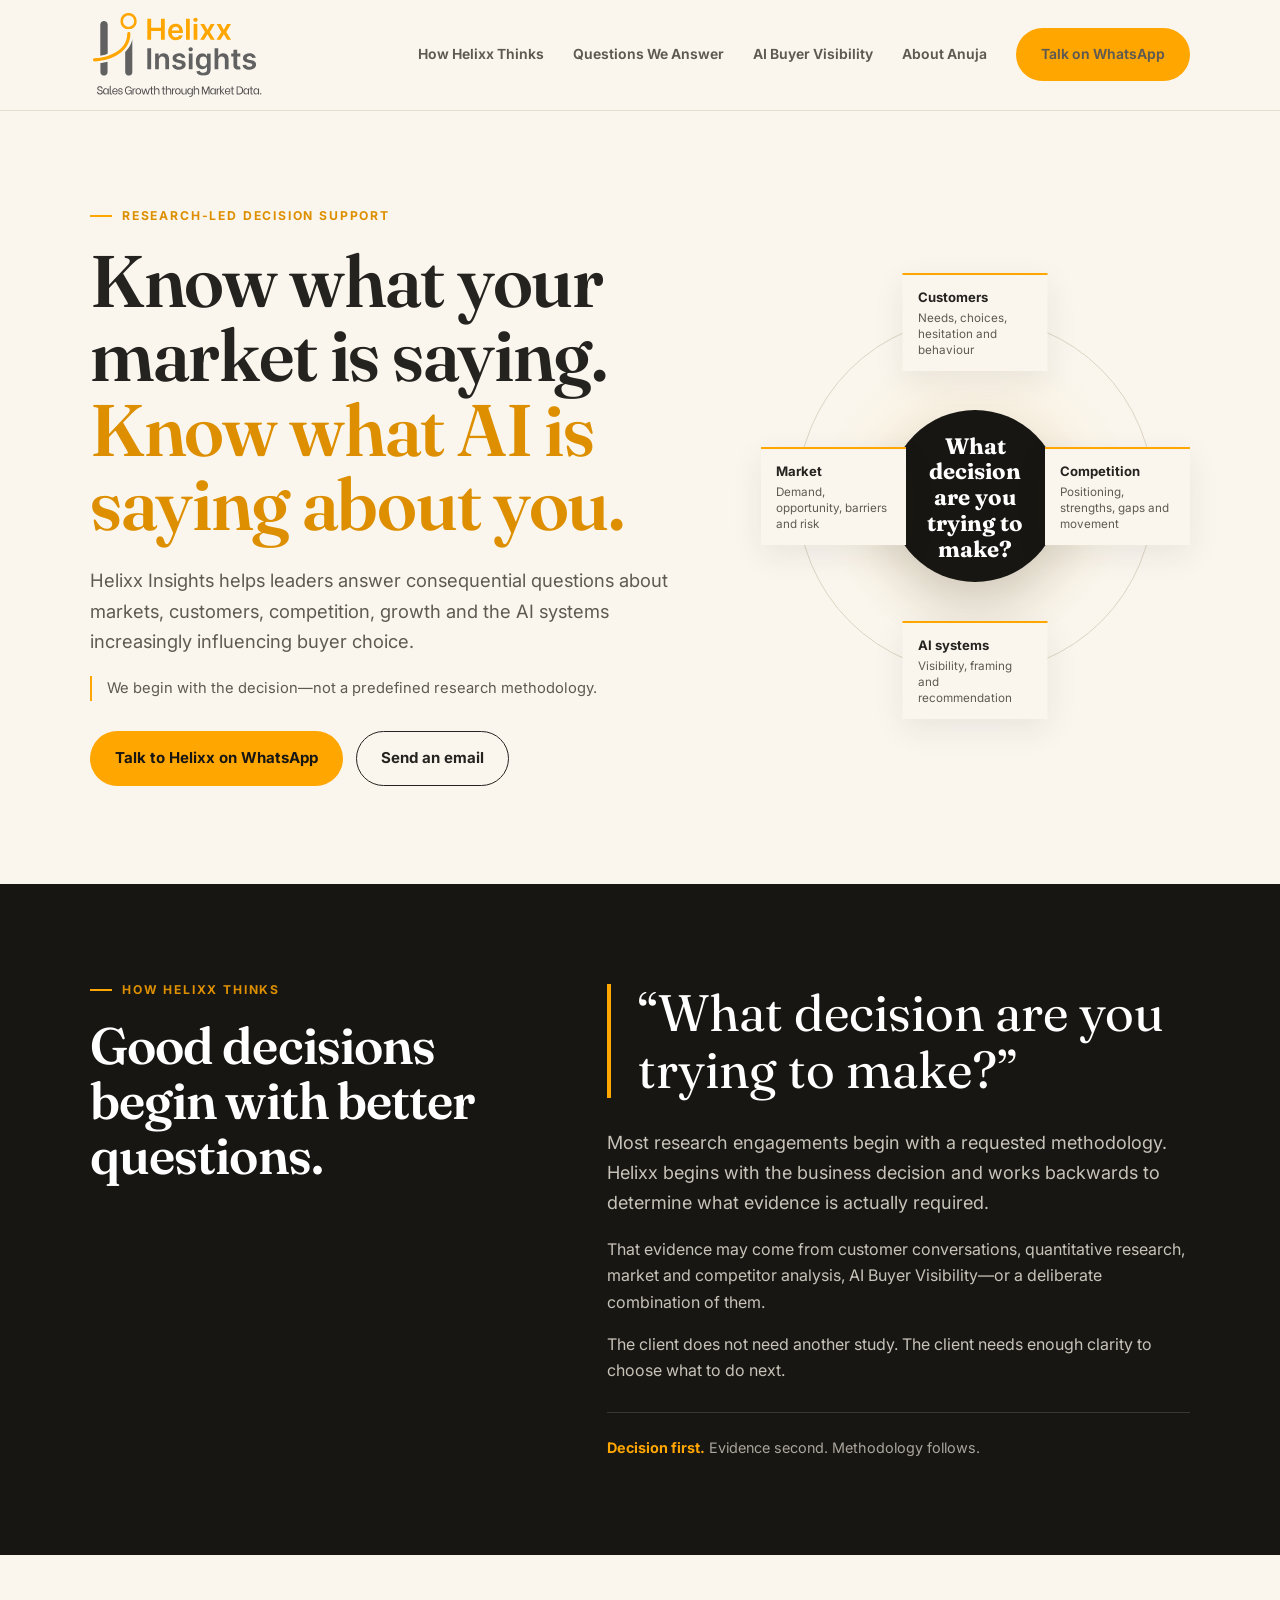
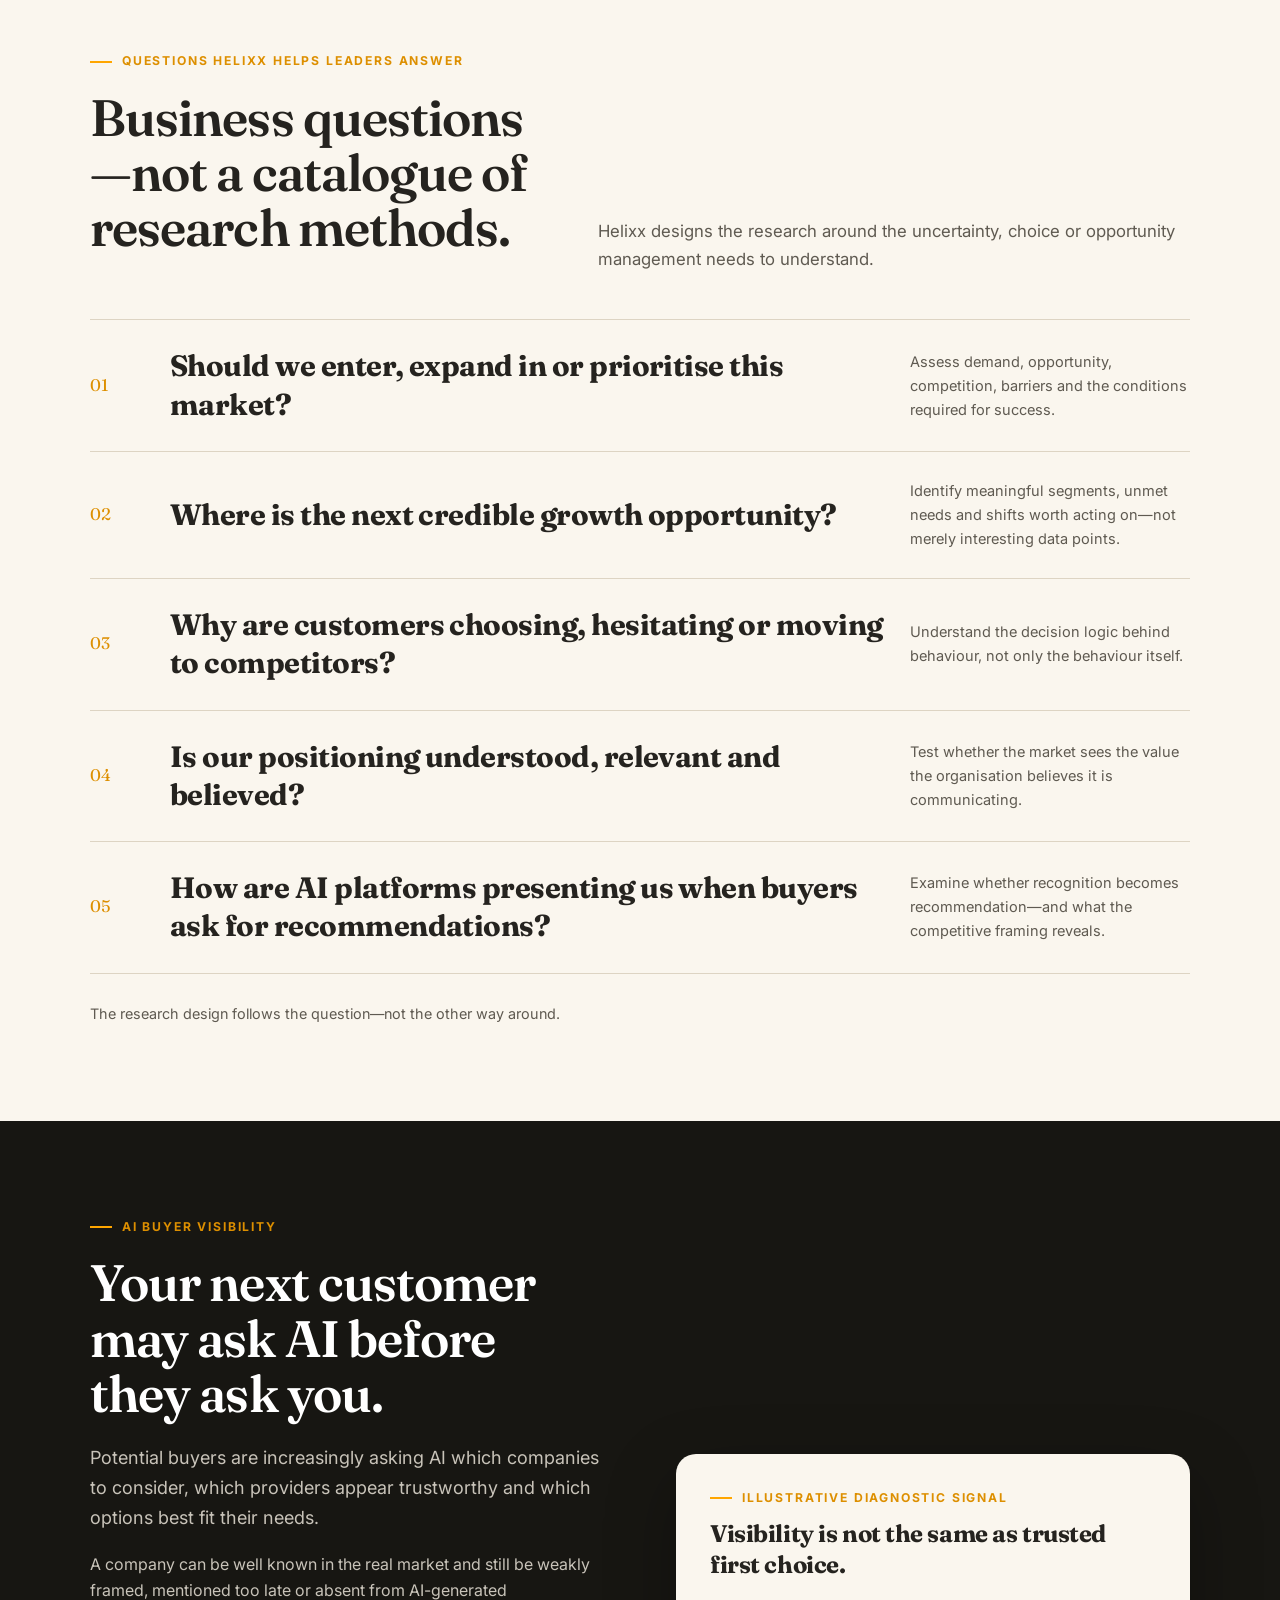
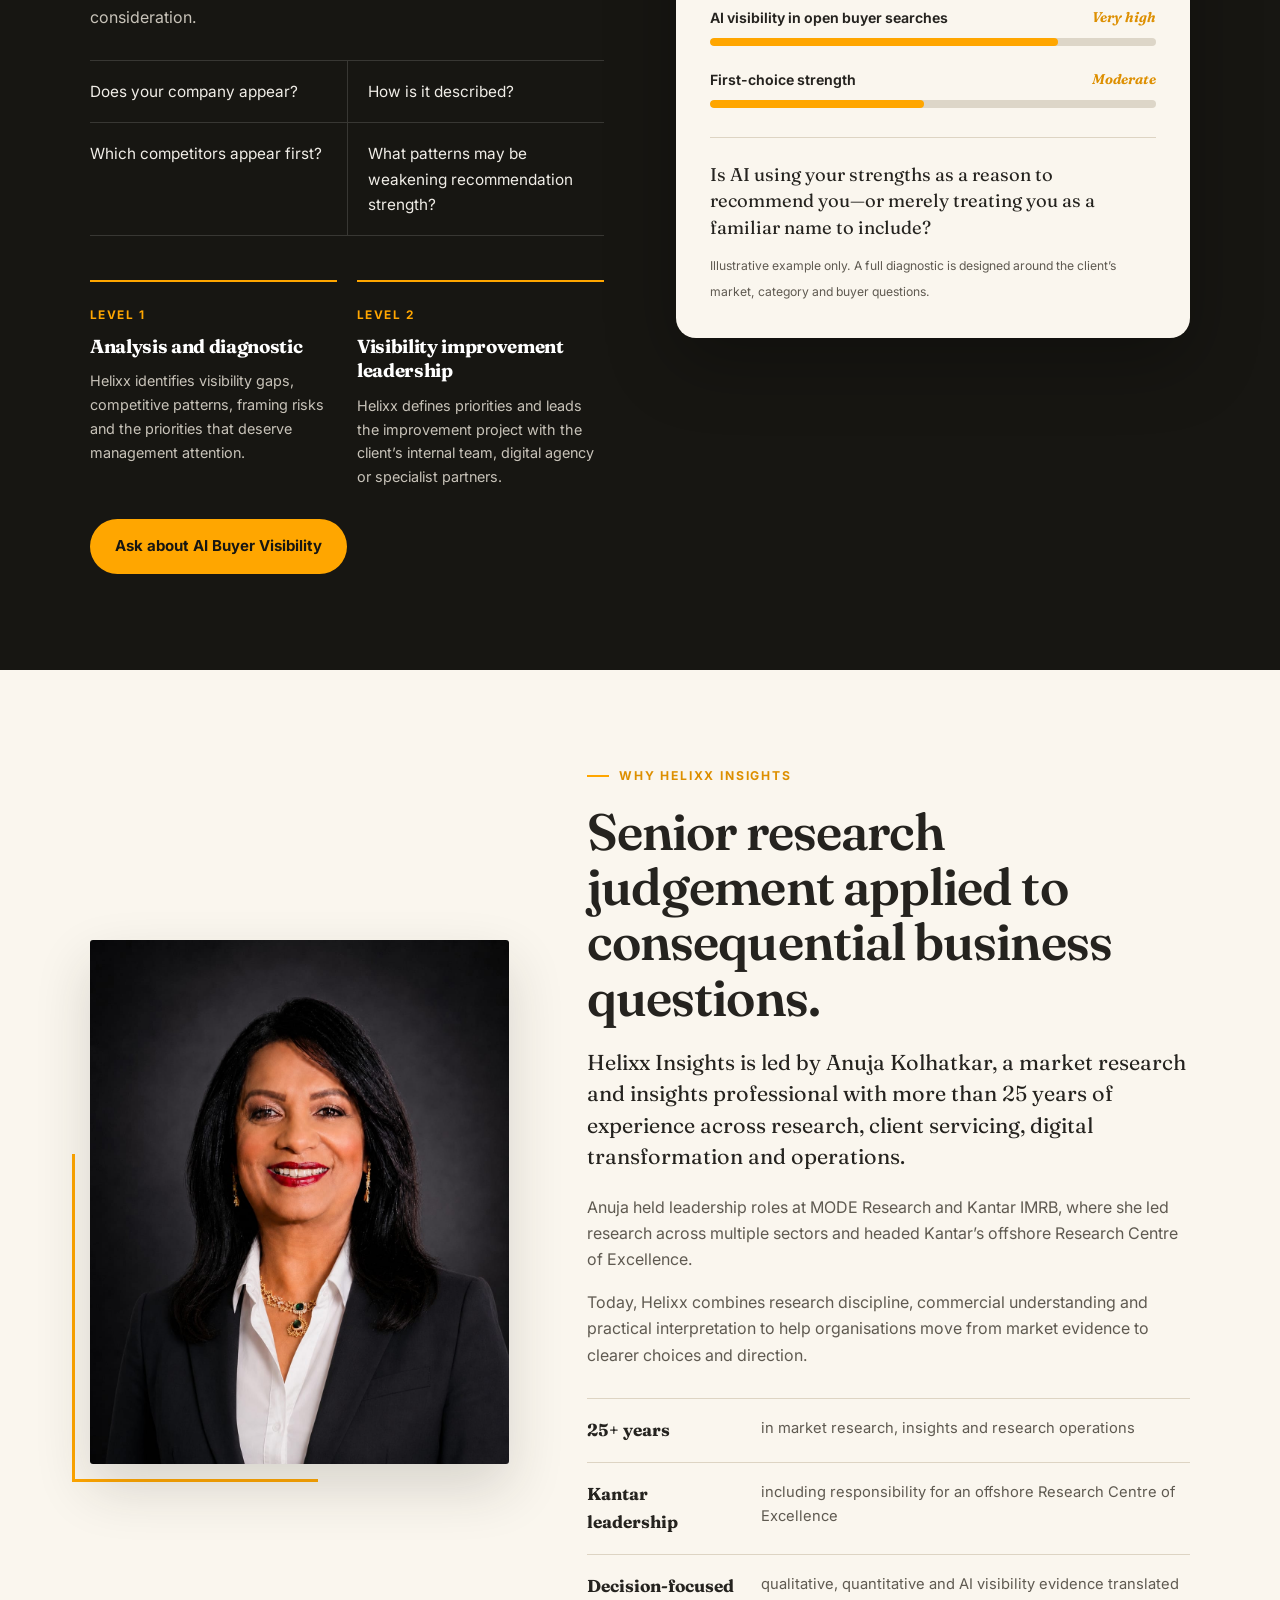
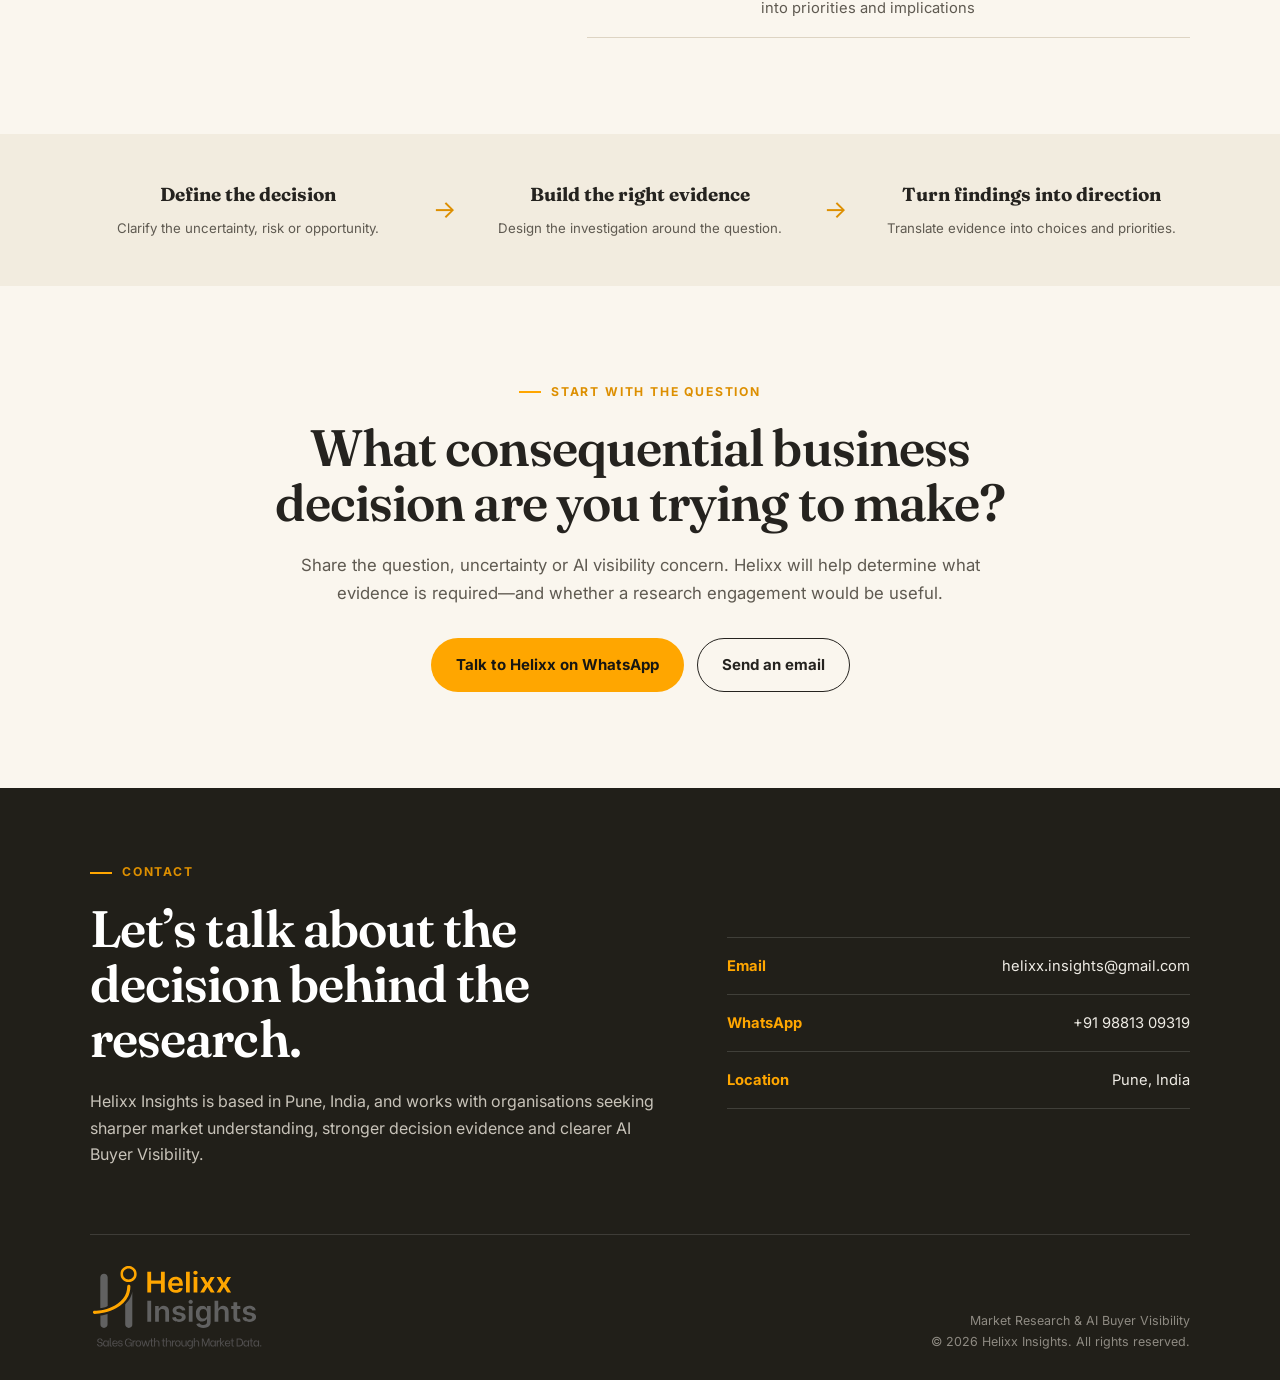
<file: index.html>
<!DOCTYPE html>

<html lang="en">
<head>
<meta charset="utf-8"/>
<meta content="width=device-width, initial-scale=1, viewport-fit=cover" name="viewport"/>
<title>Helixx Insights — Market Research &amp; AI Buyer Visibility</title>
<meta content="Helixx Insights helps leaders answer consequential business questions through market research, competitive intelligence and AI Buyer Visibility." name="description"/>
<meta content="#171612" name="theme-color"/>
<link href="[data-uri]" rel="icon" type="image/svg+xml"/>
<link href="https://fonts.googleapis.com" rel="preconnect"/>
<link crossorigin="" href="https://fonts.gstatic.com" rel="preconnect"/>
<link href="https://fonts.googleapis.com/css2?family=Fraunces:opsz,wght@9..144,500;9..144,600;9..144,700&amp;family=Inter:wght@400;500;600;700&amp;display=swap" rel="stylesheet"/>
<style>
    :root{
      --cream:#faf6ee;
      --cream-2:#f2ecdf;
      --ink:#25231f;
      --ink-soft:#5f5a51;
      --dark:#171612;
      --dark-2:#211f19;
      --orange:#ffa600;
      --orange-deep:#dd8f00;
      --line:#ddd4c3;
      --white:#fff;
      --max:1160px;
      --serif:'Fraunces',Georgia,serif;
      --sans:'Inter',Arial,sans-serif;
    }
    *{box-sizing:border-box}
    html{scroll-behavior:smooth}
    body{margin:0;background:var(--cream);color:var(--ink);font-family:var(--sans);line-height:1.65;-webkit-font-smoothing:antialiased}
    img{display:block;max-width:100%}
    a{color:inherit;text-decoration:none}
    button{font:inherit}
    .wrap{max-width:var(--max);margin:0 auto;padding:0 30px}
    .section{padding:96px 0}
    .eyebrow{display:flex;align-items:center;gap:10px;color:var(--orange-deep);font-size:.76rem;font-weight:700;letter-spacing:.15em;text-transform:uppercase;margin-bottom:18px}
    .eyebrow:before{content:'';width:22px;height:2px;background:var(--orange)}
    h1,h2,h3,p{margin-top:0}
    h1,h2,h3{font-family:var(--serif);letter-spacing:-.018em}
    h1{font-size:clamp(2.65rem,5.7vw,5.25rem);line-height:1.02;margin-bottom:24px;font-weight:600}
    h2{font-size:clamp(2rem,4vw,3.55rem);line-height:1.08;margin-bottom:22px;font-weight:600}
    h3{font-size:1.35rem;line-height:1.3;margin-bottom:10px}
    p{color:var(--ink-soft);margin-bottom:1em}
    .lead{font-size:1.13rem;max-width:690px}
    .btn{display:inline-flex;align-items:center;justify-content:center;gap:9px;padding:14px 24px;border-radius:999px;font-size:.94rem;font-weight:700;border:1.5px solid transparent;transition:.18s ease}
    .btn:hover{transform:translateY(-2px)}
    .btn-primary{background:var(--orange);color:var(--dark)}
    .btn-primary:hover{background:var(--orange-deep);box-shadow:0 12px 28px rgba(255,166,0,.28)}
    .btn-outline{border-color:var(--ink);color:var(--ink)}
    .btn-outline:hover{background:var(--ink);color:var(--white)}
    .btn-light{border-color:rgba(255,255,255,.45);color:var(--white)}
    .btn-light:hover{background:var(--white);color:var(--dark)}
    .cta-row{display:flex;gap:13px;flex-wrap:wrap;margin-top:30px}

    /* Header */
    .site-header{position:sticky;top:0;z-index:100;background:rgba(250,246,238,.93);backdrop-filter:blur(12px);border-bottom:1px solid rgba(221,212,195,.7)}
    .nav{min-height:84px;display:flex;align-items:center;justify-content:space-between;gap:28px}
    .brand{display:flex;flex-direction:column;align-items:flex-start;line-height:1}
    .brand img{width:148px;height:auto}
    .brand-tagline{font-size:.64rem;letter-spacing:.07em;color:var(--ink-soft);margin-top:5px;font-weight:600;white-space:nowrap}
    .nav-links{display:flex;align-items:center;gap:29px}
    .nav-links a{font-size:.87rem;font-weight:650;color:var(--ink-soft)}
    .nav-links a:hover{color:var(--orange-deep)}
    .menu-btn{display:none;border:0;background:transparent;padding:8px;cursor:pointer}
    .menu-btn span{display:block;width:24px;height:2px;background:var(--ink);margin:5px 0}

    /* Hero */
    .hero{padding:95px 0 98px}
    .hero-grid{display:grid;grid-template-columns:1.16fr .84fr;gap:78px;align-items:center}
    .hero h1 em{font-style:normal;color:var(--orange-deep)}
    .hero-copy .lead{font-size:1.15rem}
    .hero-note{font-size:.92rem;margin-top:20px;padding-left:15px;border-left:2px solid var(--orange);max-width:620px}
    .decision-map{position:relative;min-height:470px;display:grid;place-items:center}
    .decision-map:before{content:'';position:absolute;width:355px;height:355px;border-radius:50%;border:1px solid var(--line);background:radial-gradient(circle at center,rgba(255,166,0,.11),rgba(255,166,0,0) 64%)}
    .decision-core{position:relative;z-index:3;width:172px;height:172px;border-radius:50%;background:var(--dark);color:var(--white);display:grid;place-items:center;text-align:center;padding:24px;box-shadow:0 22px 50px rgba(23,22,18,.18)}
    .decision-core strong{font-family:var(--serif);font-size:1.4rem;line-height:1.15}
    .decision-node{position:absolute;z-index:4;background:var(--cream);border-top:2px solid var(--orange);padding:12px 15px;width:145px;box-shadow:0 10px 30px rgba(37,35,31,.08)}
    .decision-node strong{font-size:.82rem;display:block;margin-bottom:3px}
    .decision-node span{font-size:.73rem;color:var(--ink-soft);line-height:1.35;display:block}
    .node-1{top:12px;left:50%;transform:translateX(-50%)}
    .node-2{right:0;top:50%;transform:translateY(-50%)}
    .node-3{bottom:12px;left:50%;transform:translateX(-50%)}
    .node-4{left:0;top:50%;transform:translateY(-50%)}

    /* How Helixx thinks */
    .thinking{background:var(--dark);color:var(--white)}
    .thinking-grid{display:grid;grid-template-columns:.85fr 1.15fr;gap:86px;align-items:start}
    .thinking h2,.thinking h3{color:var(--white)}
    .thinking p{color:#c8c3b9}
    .thinking-question{font-family:var(--serif);font-size:clamp(2rem,4vw,3.45rem);line-height:1.12;color:var(--white);padding-left:27px;border-left:4px solid var(--orange);margin:4px 0 30px}
    .evidence-line{margin-top:28px;padding-top:23px;border-top:1px solid rgba(255,255,255,.14);font-size:.9rem;color:#aaa59c}
    .evidence-line strong{color:var(--orange);font-weight:700}

    /* Questions */
    .questions-head{display:grid;grid-template-columns:.85fr 1.15fr;gap:70px;align-items:end;margin-bottom:42px}
    .questions-head p{font-size:1.05rem;margin-bottom:4px}
    .question-list{border-top:1px solid var(--line)}
    .question-row{display:grid;grid-template-columns:56px 1fr 280px;gap:24px;align-items:center;padding:27px 0;border-bottom:1px solid var(--line)}
    .question-num{font-family:var(--serif);font-size:1.05rem;color:var(--orange-deep)}
    .question-row h3{font-size:clamp(1.35rem,2.3vw,2rem);margin:0}
    .question-row p{font-size:.91rem;margin:0}
    .method-note{margin-top:28px;font-size:.9rem;color:var(--ink-soft)}

    /* AI section */
    .ai{background:var(--dark);color:var(--white);overflow:hidden}
    .ai-grid{display:grid;grid-template-columns:1fr 1fr;gap:72px;align-items:center}
    .ai h2,.ai h3{color:var(--white)}
    .ai p{color:#c8c3b9}
    .ai-questions{display:grid;grid-template-columns:1fr 1fr;gap:0;margin:30px 0;border-top:1px solid rgba(255,255,255,.14)}
    .ai-q{padding:18px 0;border-bottom:1px solid rgba(255,255,255,.14);font-size:.96rem;color:#f0ede7}
    .ai-q:nth-child(odd){padding-right:20px}
    .ai-q:nth-child(even){padding-left:20px;border-left:1px solid rgba(255,255,255,.14)}
    .signal{background:var(--cream);color:var(--ink);padding:34px;border-radius:20px;box-shadow:0 24px 70px rgba(0,0,0,.28)}
    .signal .eyebrow{margin-bottom:10px}
    .signal h3{color:var(--ink);font-size:1.5rem;margin-bottom:26px}
    .metric{margin-bottom:22px}
    .metric-line{display:flex;justify-content:space-between;gap:15px;font-size:.88rem;font-weight:650;margin-bottom:9px}
    .metric-line em{font-family:var(--serif);color:var(--orange-deep);font-style:italic}
    .track{height:8px;background:#ddd6c8;border-radius:999px;overflow:hidden}
    .fill{height:100%;background:var(--orange);border-radius:999px}
    .signal-quote{font-family:var(--serif);font-size:1.15rem;line-height:1.42;margin:29px 0 10px;padding-top:24px;border-top:1px solid var(--line);color:var(--ink)}
    .signal small{color:var(--ink-soft);font-size:.76rem}
    .service-levels{display:grid;grid-template-columns:1fr 1fr;gap:20px;margin-top:44px}
    .service-level{padding-top:18px;border-top:2px solid var(--orange)}
    .service-level span{font-size:.74rem;color:var(--orange);font-weight:700;letter-spacing:.12em;text-transform:uppercase}
    .service-level h3{font-size:1.18rem;margin-top:8px}
    .service-level p{font-size:.9rem;margin-bottom:0}

    /* About */
    .about-grid{display:grid;grid-template-columns:.82fr 1.18fr;gap:78px;align-items:center}
    .portrait-wrap{position:relative}
    .portrait-wrap:after{content:'';position:absolute;left:-18px;bottom:-18px;width:58%;height:62%;border-left:3px solid var(--orange);border-bottom:3px solid var(--orange);z-index:0}
    .portrait{position:relative;z-index:1;border-radius:3px;overflow:hidden;box-shadow:0 24px 55px rgba(37,35,31,.16)}
    .portrait img{width:100%;aspect-ratio:4/5;object-fit:cover;object-position:center 22%}
    .about-copy .lead{font-family:var(--serif);font-size:1.35rem;color:var(--ink);line-height:1.45}
    .credential-list{margin-top:30px;border-top:1px solid var(--line)}
    .credential{display:grid;grid-template-columns:150px 1fr;gap:24px;padding:17px 0;border-bottom:1px solid var(--line)}
    .credential strong{font-family:var(--serif);font-size:1.08rem}
    .credential span{color:var(--ink-soft);font-size:.92rem}

    /* Process strip */
    .process-strip{background:var(--cream-2);padding:45px 0}
    .process-row{display:grid;grid-template-columns:1fr auto 1fr auto 1fr;align-items:center;gap:26px}
    .process-item{text-align:center}
    .process-item strong{font-family:var(--serif);font-size:1.18rem;display:block;margin-bottom:4px}
    .process-item span{font-size:.83rem;color:var(--ink-soft)}
    .process-arrow{color:var(--orange-deep);font-size:1.55rem}

    /* Final */
    .final{text-align:center}
    .final h2{max-width:850px;margin-left:auto;margin-right:auto}
    .final p{max-width:680px;margin-left:auto;margin-right:auto;font-size:1.05rem}
    .final .cta-row{justify-content:center}

    /* Footer */
    .contact{background:var(--dark-2);color:var(--white);padding:74px 0 28px}
    .contact-grid{display:grid;grid-template-columns:1.1fr .9fr;gap:70px;padding-bottom:50px;border-bottom:1px solid rgba(255,255,255,.13)}
    .contact h2{color:var(--white)}
    .contact p{color:#c8c3b9}
    .contact-links{display:grid;gap:0;align-self:center;border-top:1px solid rgba(255,255,255,.14)}
    .contact-link{display:flex;justify-content:space-between;gap:20px;padding:16px 0;border-bottom:1px solid rgba(255,255,255,.14);color:#eeebe4;font-size:.92rem}
    .contact-link span:first-child{color:var(--orange);font-weight:700}
    .footer-row{display:flex;align-items:flex-end;justify-content:space-between;gap:30px;padding-top:28px}
    .footer-brand img{width:148px}
    .footer-brand .brand-tagline{color:#aaa59c}
    .copyright{font-size:.78rem;color:#8e8a82;text-align:right}

    @media(max-width:940px){
      .nav-links{position:fixed;top:84px;left:0;right:0;background:var(--cream);display:flex;flex-direction:column;align-items:flex-start;padding:25px 30px 30px;gap:18px;border-bottom:1px solid var(--line);transform:translateY(-130%);transition:.24s ease;z-index:90}
      .nav-links.open{transform:translateY(0)}
      .menu-btn{display:block}
      .nav-links .btn{width:100%}
      .hero-grid,.thinking-grid,.questions-head,.ai-grid,.about-grid,.contact-grid{grid-template-columns:1fr;gap:48px}
      .hero{padding-top:72px}
      .decision-map{min-height:420px;max-width:540px;margin:0 auto;width:100%}
      .question-row{grid-template-columns:45px 1fr}
      .question-row p{grid-column:2}
    }
    @media(max-width:650px){
      .wrap{padding:0 20px}
      .section{padding:68px 0}
      .nav{min-height:78px}
      .brand img{width:132px}
      .brand-tagline{font-size:.58rem;letter-spacing:.04em}
      .nav-links{top:78px;padding-left:20px;padding-right:20px}
      .hero{padding:58px 0 68px}
      .hero-grid{gap:36px}
      h1{font-size:clamp(2.55rem,13vw,3.6rem)}
      .hero-copy .lead{font-size:1.02rem}
      .decision-map{min-height:345px;transform:scale(.9);margin:-15px auto}
      .decision-map:before{width:275px;height:275px}
      .decision-core{width:138px;height:138px;padding:18px}
      .decision-core strong{font-size:1.15rem}
      .decision-node{width:118px;padding:9px 10px}
      .decision-node span{font-size:.64rem}
      .thinking-question{font-size:2rem;padding-left:19px}
      .question-row{grid-template-columns:34px 1fr;gap:12px;padding:23px 0}
      .question-row h3{font-size:1.38rem}
      .ai-questions{grid-template-columns:1fr}
      .ai-q,.ai-q:nth-child(odd),.ai-q:nth-child(even){padding:15px 0;border-left:0}
      .service-levels{grid-template-columns:1fr}
      .signal{padding:26px 22px}
      .credential{grid-template-columns:1fr;gap:4px}
      .process-row{grid-template-columns:1fr;gap:13px}
      .process-arrow{transform:rotate(90deg)}
      .cta-row{flex-direction:column}
      .btn{width:100%}
      .footer-row{flex-direction:column;align-items:flex-start}
      .copyright{text-align:left}
    }
  </style>
<style>
/* ===== Cross-device responsive hardening ===== */
html{
  -webkit-text-size-adjust:100%;
  text-size-adjust:100%;
  overflow-x:hidden;
}
body{
  overflow-x:hidden;
  min-width:0;
}
img,svg{height:auto}
.wrap,
.hero-grid > *,
.thinking-grid > *,
.questions-head > *,
.ai-grid > *,
.about-grid > *,
.contact-grid > *{
  min-width:0;
}
section[id]{scroll-margin-top:105px}
button,a{-webkit-tap-highlight-color:transparent}
.btn,.menu-btn{min-height:44px}
.contact-link span:last-child{overflow-wrap:anywhere;word-break:break-word}

/* The supplied SVG includes the line “Sales Growth through Market Data”.
   Its viewBox is now cropped, so no duplicate text or empty square canvas appears. */
.brand img{width:174px;max-width:42vw;aspect-ratio:1300/670;object-fit:contain}
.footer-brand img{width:174px;max-width:52vw}
.nav{min-height:94px;padding-top:10px;padding-bottom:10px}

/* Slightly earlier layout transition prevents cramped two-column compositions
   on iPad landscape, small laptops and split-screen windows. */
@media (max-width:1080px){
  .hero-grid{grid-template-columns:1fr;gap:48px}
  .hero-copy{max-width:820px}
  .decision-map{width:min(100%,610px);min-height:500px;margin:0 auto}
}

@media (max-width:940px){
  .site-header{padding-top:env(safe-area-inset-top)}
  .nav-links{top:calc(94px + env(safe-area-inset-top))}
  .thinking-grid,.questions-head,.ai-grid,.about-grid,.contact-grid{gap:42px}
  .portrait-wrap{width:min(100%,560px);margin:0 auto}
  .about-copy{max-width:760px}
}

/* Tablet */
@media (min-width:701px) and (max-width:940px){
  .wrap{padding-left:28px;padding-right:28px}
  .section{padding:82px 0}
  .hero{padding:68px 0 78px}
  h1{font-size:clamp(3rem,8vw,4.7rem)}
  .decision-map{min-height:470px;width:min(100%,580px)}
  .decision-map:before{width:350px;height:350px}
  .question-row{grid-template-columns:46px minmax(0,1fr) 235px}
  .question-row p{grid-column:auto}
  .process-row{gap:18px}
}

/* Mobile: replace the radial diagram with a stable content grid. Absolute
   positioning and transform scaling were the cause of the iPhone overlap. */
@media (max-width:700px){
  .site-header{
    position:relative;
    background:var(--cream);
    backdrop-filter:none;
    -webkit-backdrop-filter:none;
  }
  .nav{
    min-height:86px;
    padding-top:8px;
    padding-bottom:8px;
  }
  .brand img{width:148px;max-width:58vw}
  .nav-links{top:calc(86px + env(safe-area-inset-top))}

  .wrap{padding-left:max(20px,env(safe-area-inset-left));padding-right:max(20px,env(safe-area-inset-right))}
  .section{padding:64px 0}
  .hero{padding:46px 0 62px}
  .hero-grid{gap:34px}
  h1{font-size:clamp(2.28rem,11.5vw,3.35rem);line-height:1.04;overflow-wrap:normal}
  h2{font-size:clamp(2rem,9.3vw,2.8rem)}
  .lead,.hero-copy .lead{font-size:1rem}
  .hero-note{font-size:.88rem}

  .decision-map{
    position:relative;
    display:grid;
    grid-template-columns:repeat(2,minmax(0,1fr));
    gap:12px;
    width:100%;
    max-width:none;
    min-height:0;
    margin:0;
    transform:none;
    place-items:stretch;
  }
  .decision-map:before{display:none}
  .decision-core,
  .decision-node,
  .node-1,.node-2,.node-3,.node-4{
    position:static;
    inset:auto;
    transform:none;
  }
  .decision-core{
    order:-1;
    grid-column:1 / -1;
    width:100%;
    height:auto;
    min-height:118px;
    border-radius:18px;
    padding:24px 28px;
  }
  .decision-core strong{font-size:1.36rem;max-width:280px}
  .decision-node{
    width:auto;
    min-width:0;
    min-height:118px;
    padding:15px 16px 16px;
    border:1px solid var(--line);
    border-top:3px solid var(--orange);
    box-shadow:none;
  }
  .decision-node strong{font-size:.93rem;margin-bottom:6px}
  .decision-node span{font-size:.76rem;line-height:1.42}

  .thinking-question{font-size:clamp(1.85rem,8.6vw,2.45rem)}
  .question-row{grid-template-columns:32px minmax(0,1fr);gap:12px}
  .question-row h3{font-size:clamp(1.3rem,6.3vw,1.65rem)}
  .question-row p{grid-column:2}

  .ai-grid{gap:38px}
  .service-levels{gap:26px}
  .signal{border-radius:16px;padding:25px 20px}
  .metric-line{align-items:flex-start;flex-wrap:wrap;line-height:1.35}
  .metric-line span{max-width:72%}
  .metric-line em{margin-left:auto}

  .portrait-wrap:after{left:-10px;bottom:-10px}
  .credential{padding:15px 0}
  .process-strip{padding:38px 0}
  .process-row{gap:10px}
  .process-arrow{line-height:1}

  .contact{padding-top:62px}
  .contact-grid{gap:34px}
  .contact-link{align-items:flex-start}
  .footer-brand img{width:158px;max-width:62vw}
  .footer-row{gap:22px}
}

/* Narrow phones: single-column evidence cards and vertically stacked contacts. */
@media (max-width:370px){
  .wrap{padding-left:16px;padding-right:16px}
  .brand img{width:136px;max-width:62vw}
  h1{font-size:2.22rem}
  .decision-map{grid-template-columns:1fr}
  .decision-core{grid-column:1;min-height:110px;padding:22px}
  .decision-node{min-height:auto}
  .contact-link{flex-direction:column;gap:4px}
  .contact-link span:last-child{text-align:left}
  .btn{padding-left:18px;padding-right:18px}
}

/* Very wide desktop: cap line lengths and give the visual room without inflating text. */
@media (min-width:1440px){
  :root{--max:1220px}
  .hero-grid{grid-template-columns:1.12fr .88fr;gap:92px}
}

@media (prefers-reduced-motion:reduce){
  html{scroll-behavior:auto}
  *,*::before,*::after{transition:none!important;animation:none!important}
}
</style></head>
<body>
<header class="site-header">
<div class="wrap nav">
<a aria-label="Helixx Insights home" class="brand" href="#home">
<img alt="Helixx Insights" decoding="async" height="670" src="[data-uri]" width="1300"/>

</a>
<button aria-expanded="false" aria-label="Open menu" class="menu-btn" id="menuBtn"><span></span><span></span><span></span></button>
<nav class="nav-links" id="navLinks">
<a href="#thinking">How Helixx Thinks</a>
<a href="#questions">Questions We Answer</a>
<a href="#ai-visibility">AI Buyer Visibility</a>
<a href="#about">About Anuja</a>
<a class="btn btn-primary" href="https://wa.me/919881309319?text=Hello%20Anuja%2C%20I%20would%20like%20to%20discuss%20a%20business%20question%20with%20Helixx%20Insights." rel="noopener" target="_blank">Talk on WhatsApp</a>
</nav>
</div>
</header>
<main id="home">
<section class="hero">
<div class="wrap hero-grid">
<div class="hero-copy">
<div class="eyebrow">Research-led decision support</div>
<h1>Know what your market is saying.<br/><em>Know what AI is saying about you.</em></h1>
<p class="lead">Helixx Insights helps leaders answer consequential questions about markets, customers, competition, growth and the AI systems increasingly influencing buyer choice.</p>
<p class="hero-note">We begin with the decision—not a predefined research methodology.</p>
<div class="cta-row">
<a class="btn btn-primary" href="https://wa.me/919881309319?text=Hello%20Anuja%2C%20I%20would%20like%20to%20discuss%20a%20business%20question%20with%20Helixx%20Insights." rel="noopener" target="_blank">Talk to Helixx on WhatsApp</a>
<a class="btn btn-outline" href="mailto:helixx.insights@gmail.com?subject=Business%20question%20for%20Helixx%20Insights">Send an email</a>
</div>
</div>
<div aria-label="Sources of evidence shaping a business decision" class="decision-map">
<div class="decision-node node-1"><strong>Customers</strong><span>Needs, choices, hesitation and behaviour</span></div>
<div class="decision-node node-2"><strong>Competition</strong><span>Positioning, strengths, gaps and movement</span></div>
<div class="decision-node node-3"><strong>AI systems</strong><span>Visibility, framing and recommendation</span></div>
<div class="decision-node node-4"><strong>Market</strong><span>Demand, opportunity, barriers and risk</span></div>
<div class="decision-core"><strong>What decision are you trying to make?</strong></div>
</div>
</div>
</section>
<section class="section thinking" id="thinking">
<div class="wrap thinking-grid">
<div>
<div class="eyebrow">How Helixx thinks</div>
<h2>Good decisions begin with better questions.</h2>
</div>
<div>
<div class="thinking-question">“What decision are you trying to make?”</div>
<p class="lead">Most research engagements begin with a requested methodology. Helixx begins with the business decision and works backwards to determine what evidence is actually required.</p>
<p>That evidence may come from customer conversations, quantitative research, market and competitor analysis, AI Buyer Visibility—or a deliberate combination of them.</p>
<p>The client does not need another study. The client needs enough clarity to choose what to do next.</p>
<div class="evidence-line"><strong>Decision first.</strong> Evidence second. Methodology follows.</div>
</div>
</div>
</section>
<section class="section" id="questions">
<div class="wrap">
<div class="questions-head">
<div>
<div class="eyebrow">Questions Helixx helps leaders answer</div>
<h2>Business questions—not a catalogue of research methods.</h2>
</div>
<p>Helixx designs the research around the uncertainty, choice or opportunity management needs to understand.</p>
</div>
<div class="question-list">
<div class="question-row"><div class="question-num">01</div><h3>Should we enter, expand in or prioritise this market?</h3><p>Assess demand, opportunity, competition, barriers and the conditions required for success.</p></div>
<div class="question-row"><div class="question-num">02</div><h3>Where is the next credible growth opportunity?</h3><p>Identify meaningful segments, unmet needs and shifts worth acting on—not merely interesting data points.</p></div>
<div class="question-row"><div class="question-num">03</div><h3>Why are customers choosing, hesitating or moving to competitors?</h3><p>Understand the decision logic behind behaviour, not only the behaviour itself.</p></div>
<div class="question-row"><div class="question-num">04</div><h3>Is our positioning understood, relevant and believed?</h3><p>Test whether the market sees the value the organisation believes it is communicating.</p></div>
<div class="question-row"><div class="question-num">05</div><h3>How are AI platforms presenting us when buyers ask for recommendations?</h3><p>Examine whether recognition becomes recommendation—and what the competitive framing reveals.</p></div>
</div>
<div class="method-note">The research design follows the question—not the other way around.</div>
</div>
</section>
<section class="section ai" id="ai-visibility">
<div class="wrap ai-grid">
<div>
<div class="eyebrow">AI Buyer Visibility</div>
<h2>Your next customer may ask AI before they ask you.</h2>
<p class="lead">Potential buyers are increasingly asking AI which companies to consider, which providers appear trustworthy and which options best fit their needs.</p>
<p>A company can be well known in the real market and still be weakly framed, mentioned too late or absent from AI-generated consideration.</p>
<div class="ai-questions">
<div class="ai-q">Does your company appear?</div>
<div class="ai-q">How is it described?</div>
<div class="ai-q">Which competitors appear first?</div>
<div class="ai-q">What patterns may be weakening recommendation strength?</div>
</div>
<div class="service-levels">
<div class="service-level"><span>Level 1</span><h3>Analysis and diagnostic</h3><p>Helixx identifies visibility gaps, competitive patterns, framing risks and the priorities that deserve management attention.</p></div>
<div class="service-level"><span>Level 2</span><h3>Visibility improvement leadership</h3><p>Helixx defines priorities and leads the improvement project with the client’s internal team, digital agency or specialist partners.</p></div>
</div>
<div class="cta-row"><a class="btn btn-primary" href="https://wa.me/919881309319?text=Hello%20Anuja%2C%20I%20would%20like%20to%20ask%20about%20AI%20Buyer%20Visibility." rel="noopener" target="_blank">Ask about AI Buyer Visibility</a></div>
</div>
<aside class="signal">
<div class="eyebrow">Illustrative diagnostic signal</div>
<h3>Visibility is not the same as trusted first choice.</h3>
<div class="metric"><div class="metric-line"><span>AI visibility in open buyer searches</span><em>Very high</em></div><div class="track"><div class="fill" style="width:78%"></div></div></div>
<div class="metric"><div class="metric-line"><span>First-choice strength</span><em>Moderate</em></div><div class="track"><div class="fill" style="width:48%"></div></div></div>
<div class="signal-quote">Is AI using your strengths as a reason to recommend you—or merely treating you as a familiar name to include?</div>
<small>Illustrative example only. A full diagnostic is designed around the client’s market, category and buyer questions.</small>
</aside>
</div>
</section>
<section class="section" id="about">
<div class="wrap about-grid">
<div class="portrait-wrap"><div class="portrait"><img alt="Anuja Kolhatkar, Founder of Helixx Insights" src="[data-uri]"/></div></div>
<div class="about-copy">
<div class="eyebrow">Why Helixx Insights</div>
<h2>Senior research judgement applied to consequential business questions.</h2>
<p class="lead">Helixx Insights is led by Anuja Kolhatkar, a market research and insights professional with more than 25 years of experience across research, client servicing, digital transformation and operations.</p>
<p>Anuja held leadership roles at MODE Research and Kantar IMRB, where she led research across multiple sectors and headed Kantar’s offshore Research Centre of Excellence.</p>
<p>Today, Helixx combines research discipline, commercial understanding and practical interpretation to help organisations move from market evidence to clearer choices and direction.</p>
<div class="credential-list">
<div class="credential"><strong>25+ years</strong><span>in market research, insights and research operations</span></div>
<div class="credential"><strong>Kantar leadership</strong><span>including responsibility for an offshore Research Centre of Excellence</span></div>
<div class="credential"><strong>Decision-focused</strong><span>qualitative, quantitative and AI visibility evidence translated into priorities and implications</span></div>
</div>
</div>
</div>
</section>
<section aria-label="Helixx engagement process" class="process-strip">
<div class="wrap process-row">
<div class="process-item"><strong>Define the decision</strong><span>Clarify the uncertainty, risk or opportunity.</span></div>
<div class="process-arrow">→</div>
<div class="process-item"><strong>Build the right evidence</strong><span>Design the investigation around the question.</span></div>
<div class="process-arrow">→</div>
<div class="process-item"><strong>Turn findings into direction</strong><span>Translate evidence into choices and priorities.</span></div>
</div>
</section>
<section class="section final">
<div class="wrap">
<div class="eyebrow" style="justify-content:center">Start with the question</div>
<h2>What consequential business decision are you trying to make?</h2>
<p>Share the question, uncertainty or AI visibility concern. Helixx will help determine what evidence is required—and whether a research engagement would be useful.</p>
<div class="cta-row">
<a class="btn btn-primary" href="https://wa.me/919881309319?text=Hello%20Anuja%2C%20I%20would%20like%20to%20discuss%20a%20business%20question%20with%20Helixx%20Insights." rel="noopener" target="_blank">Talk to Helixx on WhatsApp</a>
<a class="btn btn-outline" href="mailto:helixx.insights@gmail.com?subject=Business%20question%20for%20Helixx%20Insights">Send an email</a>
</div>
</div>
</section>
</main>
<footer class="contact" id="contact">
<div class="wrap">
<div class="contact-grid">
<div>
<div class="eyebrow">Contact</div>
<h2>Let’s talk about the decision behind the research.</h2>
<p>Helixx Insights is based in Pune, India, and works with organisations seeking sharper market understanding, stronger decision evidence and clearer AI Buyer Visibility.</p>
</div>
<div class="contact-links">
<a class="contact-link" href="mailto:helixx.insights@gmail.com"><span>Email</span><span>helixx.insights@gmail.com</span></a>
<a class="contact-link" href="https://wa.me/919881309319" rel="noopener" target="_blank"><span>WhatsApp</span><span>+91 98813 09319</span></a>
<div class="contact-link"><span>Location</span><span>Pune, India</span></div>
</div>
</div>
<div class="footer-row">
<div class="footer-brand brand"><img alt="Helixx Insights" decoding="async" height="670" src="[data-uri]" width="1300"/></div>
<div class="copyright">Market Research &amp; AI Buyer Visibility<br/>© 2026 Helixx Insights. All rights reserved.</div>
</div>
</div>
</footer>
<script>
    const menuBtn = document.getElementById('menuBtn');
    const navLinks = document.getElementById('navLinks');
    menuBtn.addEventListener('click', () => {
      const isOpen = navLinks.classList.toggle('open');
      menuBtn.setAttribute('aria-expanded', String(isOpen));
    });
    navLinks.querySelectorAll('a').forEach(link => link.addEventListener('click', () => {
      navLinks.classList.remove('open');
      menuBtn.setAttribute('aria-expanded', 'false');
    }));
  </script>
</body>
</html>
</file>
